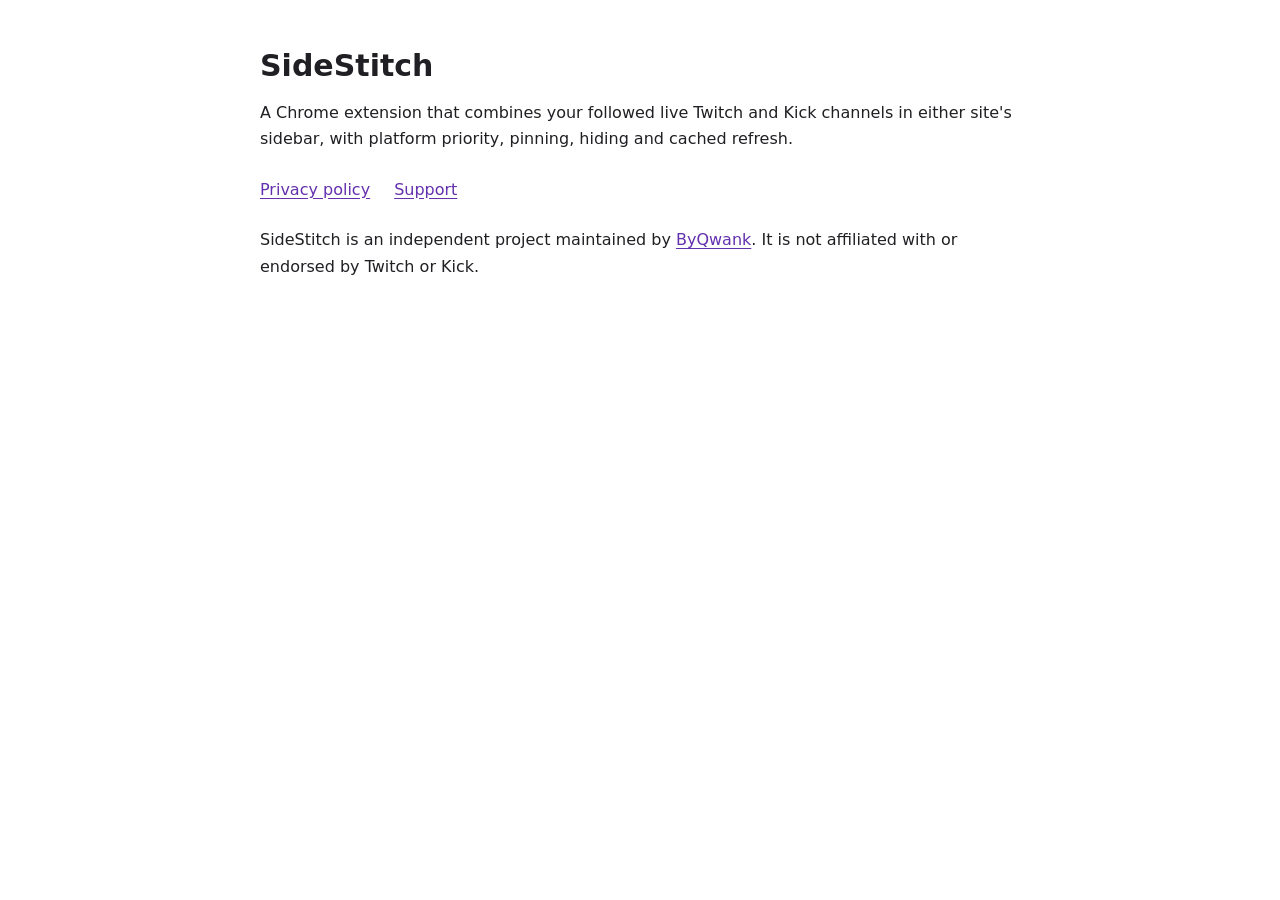
<file: index.html>
<!doctype html>
<html lang="en">
  <head>
    <meta charset="utf-8" />
    <meta name="viewport" content="width=device-width,initial-scale=1" />
    <title>SideStitch</title>
    <meta
      name="description"
      content="Followed live Twitch and Kick channels together in either sidebar."
    />
    <link rel="stylesheet" href="style.css" />
  </head>
  <body>
    <main>
      <h1>SideStitch</h1>
      <p>
        A Chrome extension that combines your followed live Twitch and Kick
        channels in either site's sidebar, with platform priority, pinning,
        hiding and cached refresh.
      </p>
      <nav aria-label="Information">
        <a href="privacy.html">Privacy policy</a
        ><a href="support.html">Support</a>
      </nav>
      <p>
        SideStitch is an independent project maintained by
        <a href="https://github.com/ByQwank">ByQwank</a>. It is not affiliated
        with or endorsed by Twitch or Kick.
      </p>
    </main>
  </body>
</html>
</file>
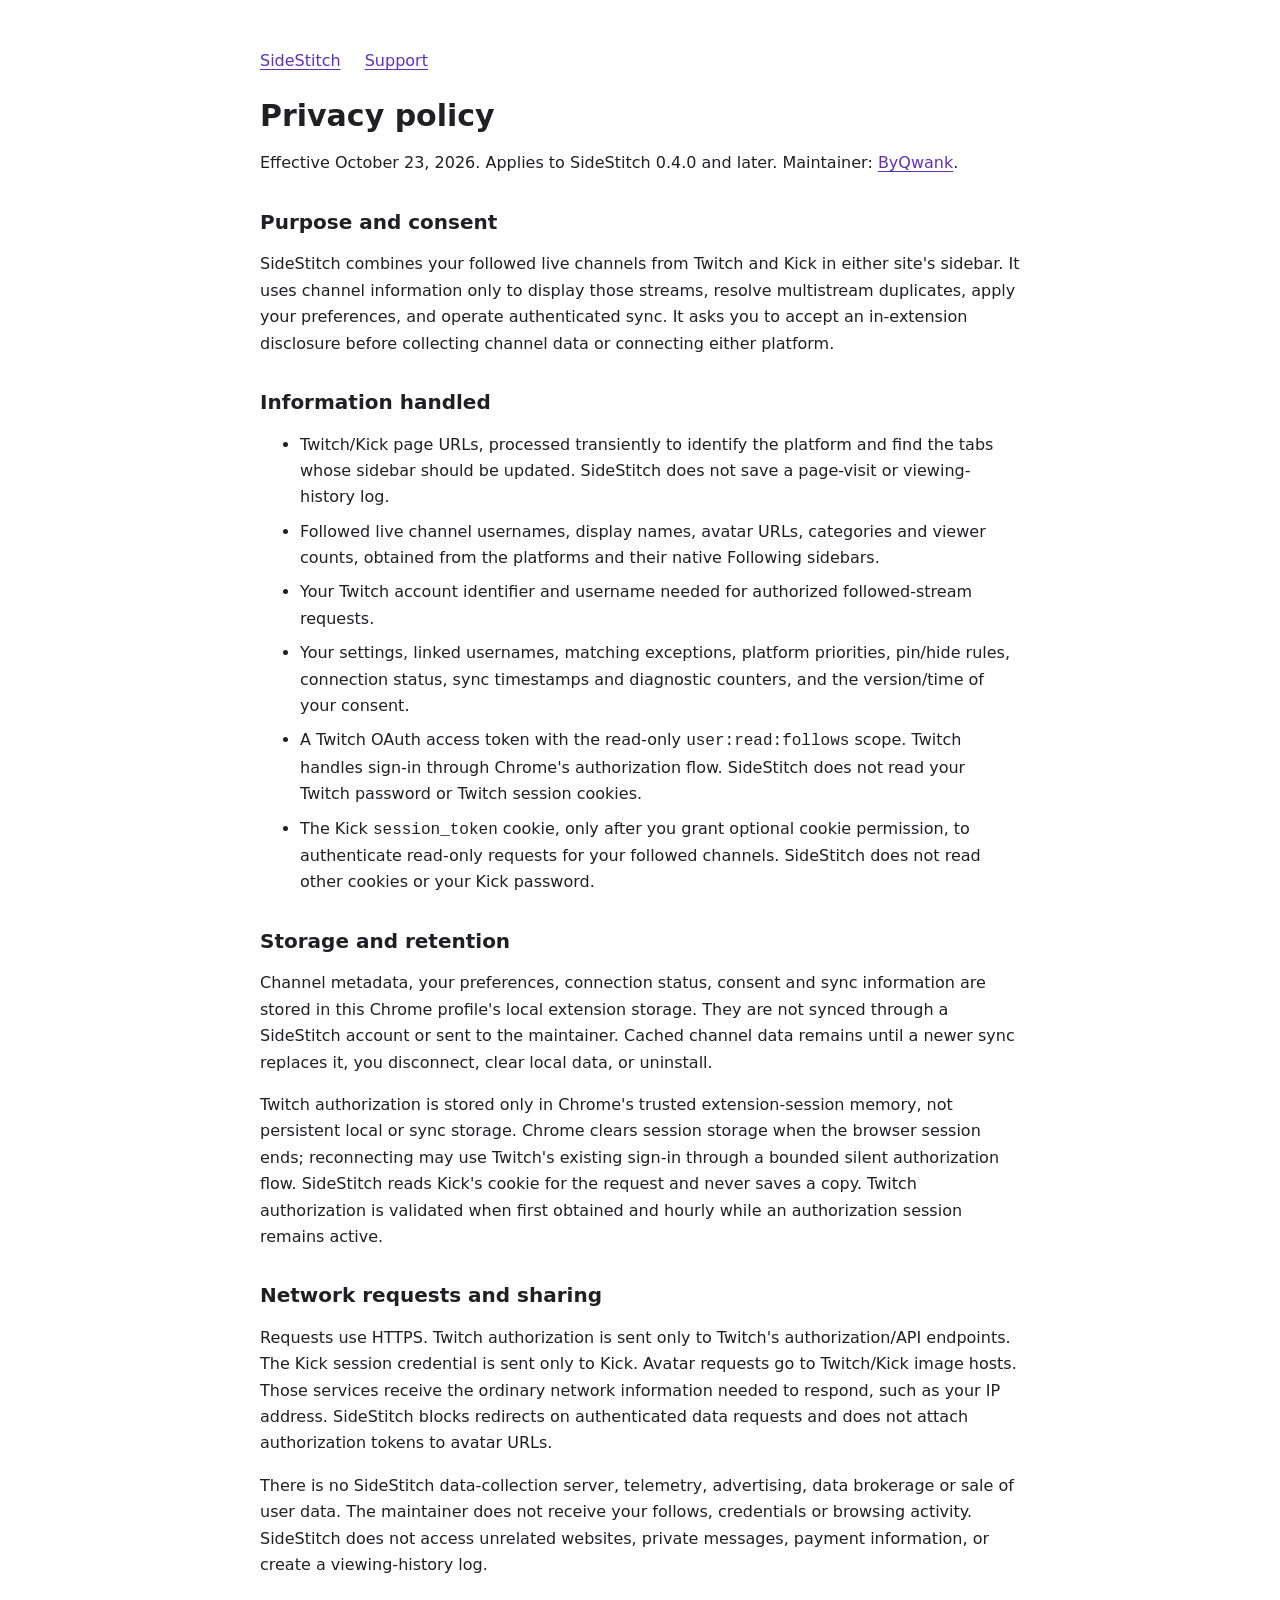
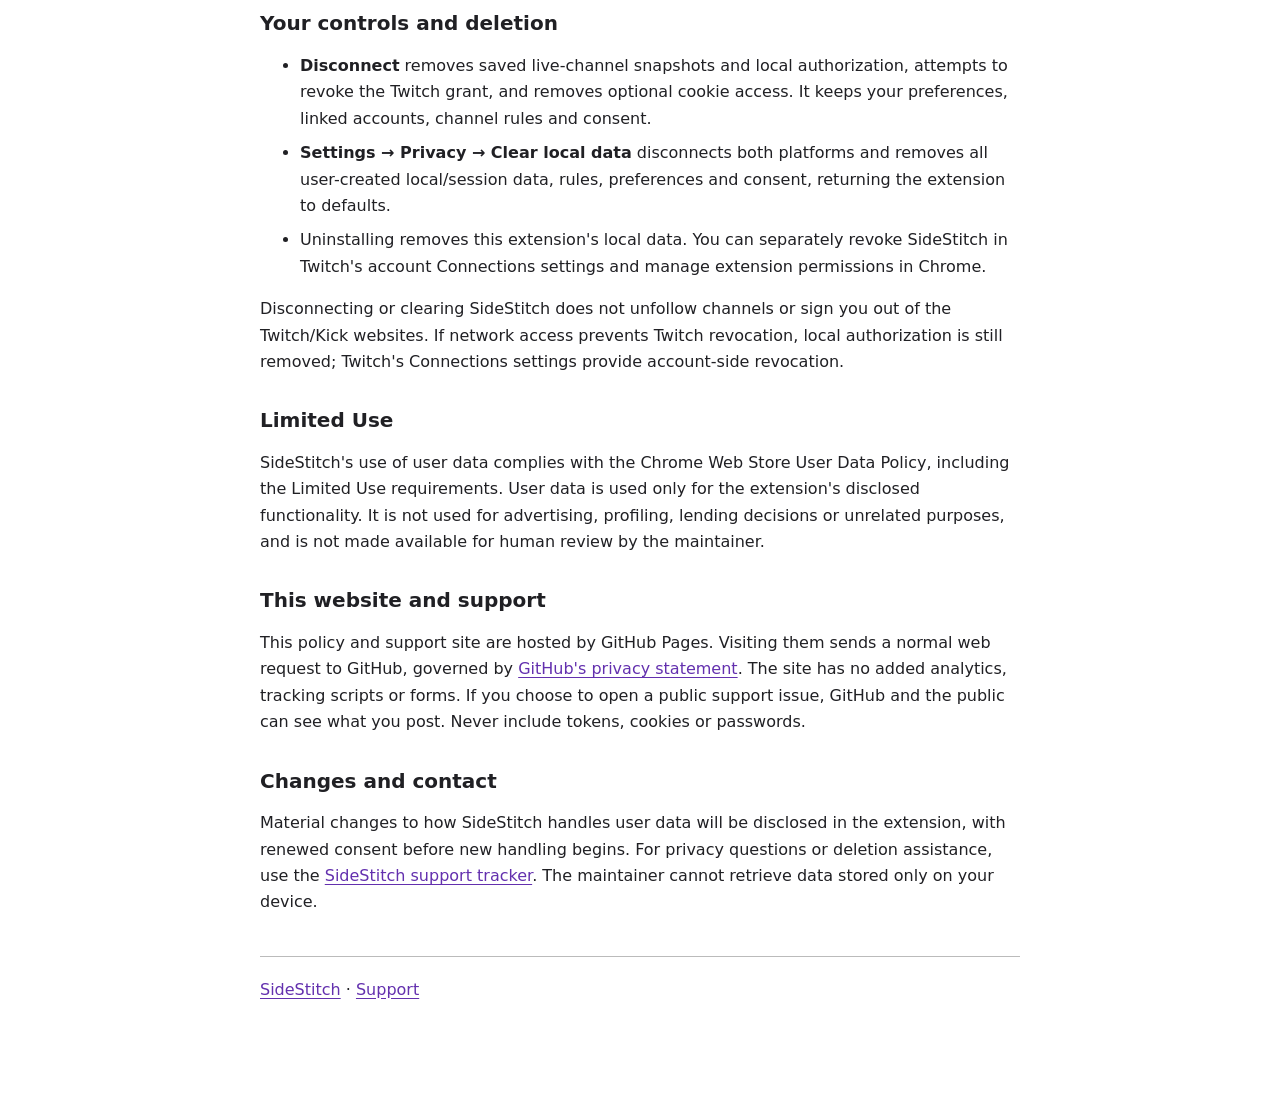
<file: privacy.html>
<!doctype html>
<html lang="en">
  <head>
    <meta charset="utf-8" />
    <meta name="viewport" content="width=device-width,initial-scale=1" />
    <title>SideStitch privacy policy</title>
    <link rel="stylesheet" href="style.css" />
  </head>
  <body>
    <main>
      <nav aria-label="Information">
        <a href="./">SideStitch</a><a href="support.html">Support</a>
      </nav>
      <h1>Privacy policy</h1>
      <p>
        Effective October 23, 2026. Applies to SideStitch 0.4.0 and later.
        Maintainer: <a href="https://github.com/ByQwank">ByQwank</a>.
      </p>
      <h2>Purpose and consent</h2>
      <p>
        SideStitch combines your followed live channels from Twitch and Kick in
        either site's sidebar. It uses channel information only to display those
        streams, resolve multistream duplicates, apply your preferences, and
        operate authenticated sync. It asks you to accept an in-extension
        disclosure before collecting channel data or connecting either platform.
      </p>
      <h2>Information handled</h2>
      <ul>
        <li>
          Twitch/Kick page URLs, processed transiently to identify the platform
          and find the tabs whose sidebar should be updated. SideStitch does not
          save a page-visit or viewing-history log.
        </li>
        <li>
          Followed live channel usernames, display names, avatar URLs,
          categories and viewer counts, obtained from the platforms and their
          native Following sidebars.
        </li>
        <li>
          Your Twitch account identifier and username needed for authorized
          followed-stream requests.
        </li>
        <li>
          Your settings, linked usernames, matching exceptions, platform
          priorities, pin/hide rules, connection status, sync timestamps and
          diagnostic counters, and the version/time of your consent.
        </li>
        <li>
          A Twitch OAuth access token with the read-only
          <code>user:read:follows</code> scope. Twitch handles sign-in through
          Chrome's authorization flow. SideStitch does not read your Twitch
          password or Twitch session cookies.
        </li>
        <li>
          The Kick <code>session_token</code> cookie, only after you grant
          optional cookie permission, to authenticate read-only requests for
          your followed channels. SideStitch does not read other cookies or your
          Kick password.
        </li>
      </ul>
      <h2>Storage and retention</h2>
      <p>
        Channel metadata, your preferences, connection status, consent and sync
        information are stored in this Chrome profile's local extension storage.
        They are not synced through a SideStitch account or sent to the
        maintainer. Cached channel data remains until a newer sync replaces it,
        you disconnect, clear local data, or uninstall.
      </p>
      <p>
        Twitch authorization is stored only in Chrome's trusted
        extension-session memory, not persistent local or sync storage. Chrome
        clears session storage when the browser session ends; reconnecting may
        use Twitch's existing sign-in through a bounded silent authorization
        flow. SideStitch reads Kick's cookie for the request and never saves a
        copy. Twitch authorization is validated when first obtained and hourly
        while an authorization session remains active.
      </p>
      <h2>Network requests and sharing</h2>
      <p>
        Requests use HTTPS. Twitch authorization is sent only to Twitch's
        authorization/API endpoints. The Kick session credential is sent only to
        Kick. Avatar requests go to Twitch/Kick image hosts. Those services
        receive the ordinary network information needed to respond, such as your
        IP address. SideStitch blocks redirects on authenticated data requests
        and does not attach authorization tokens to avatar URLs.
      </p>
      <p>
        There is no SideStitch data-collection server, telemetry, advertising,
        data brokerage or sale of user data. The maintainer does not receive
        your follows, credentials or browsing activity. SideStitch does not
        access unrelated websites, private messages, payment information, or
        create a viewing-history log.
      </p>
      <h2>Your controls and deletion</h2>
      <ul>
        <li>
          <strong>Disconnect</strong> removes saved live-channel snapshots and
          local authorization, attempts to revoke the Twitch grant, and removes
          optional cookie access. It keeps your preferences, linked accounts,
          channel rules and consent.
        </li>
        <li>
          <strong>Settings → Privacy → Clear local data</strong> disconnects
          both platforms and removes all user-created local/session data, rules,
          preferences and consent, returning the extension to defaults.
        </li>
        <li>
          Uninstalling removes this extension's local data. You can separately
          revoke SideStitch in Twitch's account Connections settings and manage
          extension permissions in Chrome.
        </li>
      </ul>
      <p>
        Disconnecting or clearing SideStitch does not unfollow channels or sign
        you out of the Twitch/Kick websites. If network access prevents Twitch
        revocation, local authorization is still removed; Twitch's Connections
        settings provide account-side revocation.
      </p>
      <h2>Limited Use</h2>
      <p>
        SideStitch's use of user data complies with the Chrome Web Store User
        Data Policy, including the Limited Use requirements. User data is used
        only for the extension's disclosed functionality. It is not used for
        advertising, profiling, lending decisions or unrelated purposes, and is
        not made available for human review by the maintainer.
      </p>
      <h2>This website and support</h2>
      <p>
        This policy and support site are hosted by GitHub Pages. Visiting them
        sends a normal web request to GitHub, governed by
        <a
          href="https://docs.github.com/en/site-policy/privacy-policies/github-general-privacy-statement"
          >GitHub's privacy statement</a
        >. The site has no added analytics, tracking scripts or forms. If you
        choose to open a public support issue, GitHub and the public can see
        what you post. Never include tokens, cookies or passwords.
      </p>
      <h2>Changes and contact</h2>
      <p>
        Material changes to how SideStitch handles user data will be disclosed
        in the extension, with renewed consent before new handling begins. For
        privacy questions or deletion assistance, use the
        <a href="https://github.com/ByQwank/sidestitch-site/issues"
          >SideStitch support tracker</a
        >. The maintainer cannot retrieve data stored only on your device.
      </p>
      <footer>
        <a href="./">SideStitch</a> · <a href="support.html">Support</a>
      </footer>
    </main>
  </body>
</html>
</file>
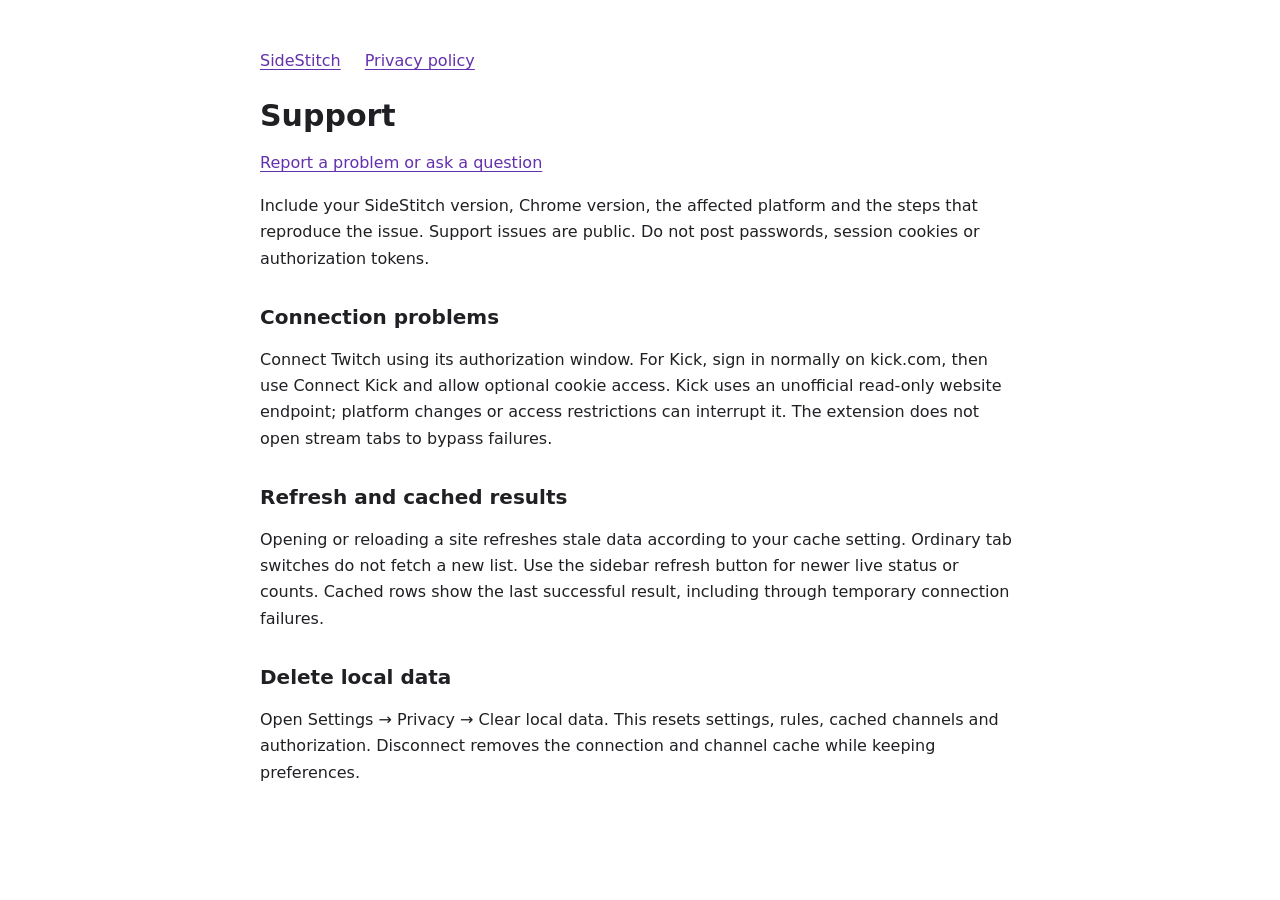
<file: support.html>
<!doctype html>
<html lang="en">
  <head>
    <meta charset="utf-8" />
    <meta name="viewport" content="width=device-width,initial-scale=1" />
    <title>SideStitch support</title>
    <link rel="stylesheet" href="style.css" />
  </head>
  <body>
    <main>
      <nav aria-label="Information">
        <a href="./">SideStitch</a><a href="privacy.html">Privacy policy</a>
      </nav>
      <h1>Support</h1>
      <p>
        <a href="https://github.com/ByQwank/sidestitch-site/issues/new"
          >Report a problem or ask a question</a
        >
      </p>
      <p>
        Include your SideStitch version, Chrome version, the affected platform
        and the steps that reproduce the issue. Support issues are public. Do
        not post passwords, session cookies or authorization tokens.
      </p>
      <h2>Connection problems</h2>
      <p>
        Connect Twitch using its authorization window. For Kick, sign in
        normally on kick.com, then use Connect Kick and allow optional cookie
        access. Kick uses an unofficial read-only website endpoint; platform
        changes or access restrictions can interrupt it. The extension does not
        open stream tabs to bypass failures.
      </p>
      <h2>Refresh and cached results</h2>
      <p>
        Opening or reloading a site refreshes stale data according to your cache
        setting. Ordinary tab switches do not fetch a new list. Use the sidebar
        refresh button for newer live status or counts. Cached rows show the
        last successful result, including through temporary connection failures.
      </p>
      <h2>Delete local data</h2>
      <p>
        Open Settings → Privacy → Clear local data. This resets settings, rules,
        cached channels and authorization. Disconnect removes the connection and
        channel cache while keeping preferences.
      </p>
    </main>
  </body>
</html>
</file>
<file: style.css>
:root {
  color-scheme: light dark;
  font:
    16px/1.65 system-ui,
    sans-serif;
  color: #202024;
  background: #fff;
}
body {
  max-width: 760px;
  margin: 48px auto;
  padding: 0 24px 48px;
}
h1 {
  font-size: 30px;
  line-height: 1.2;
  margin: 0 0 16px;
}
h2 {
  font-size: 20px;
  line-height: 1.3;
  margin-top: 32px;
}
nav {
  display: flex;
  flex-wrap: wrap;
  gap: 24px;
  margin: 24px 0;
}
a {
  color: #6330ae;
  text-underline-offset: 3px;
}
a:focus-visible {
  outline: 2px solid currentColor;
  outline-offset: 4px;
}
li {
  margin: 8px 0;
}
footer {
  border-top: 1px solid #bbb;
  margin-top: 40px;
  padding-top: 20px;
}
@media (prefers-color-scheme: dark) {
  :root {
    background: #18181b;
    color: #efeff1;
  }
  a {
    color: #bf94ff;
  }
  footer {
    border-color: #52525b;
  }
}
</file>
